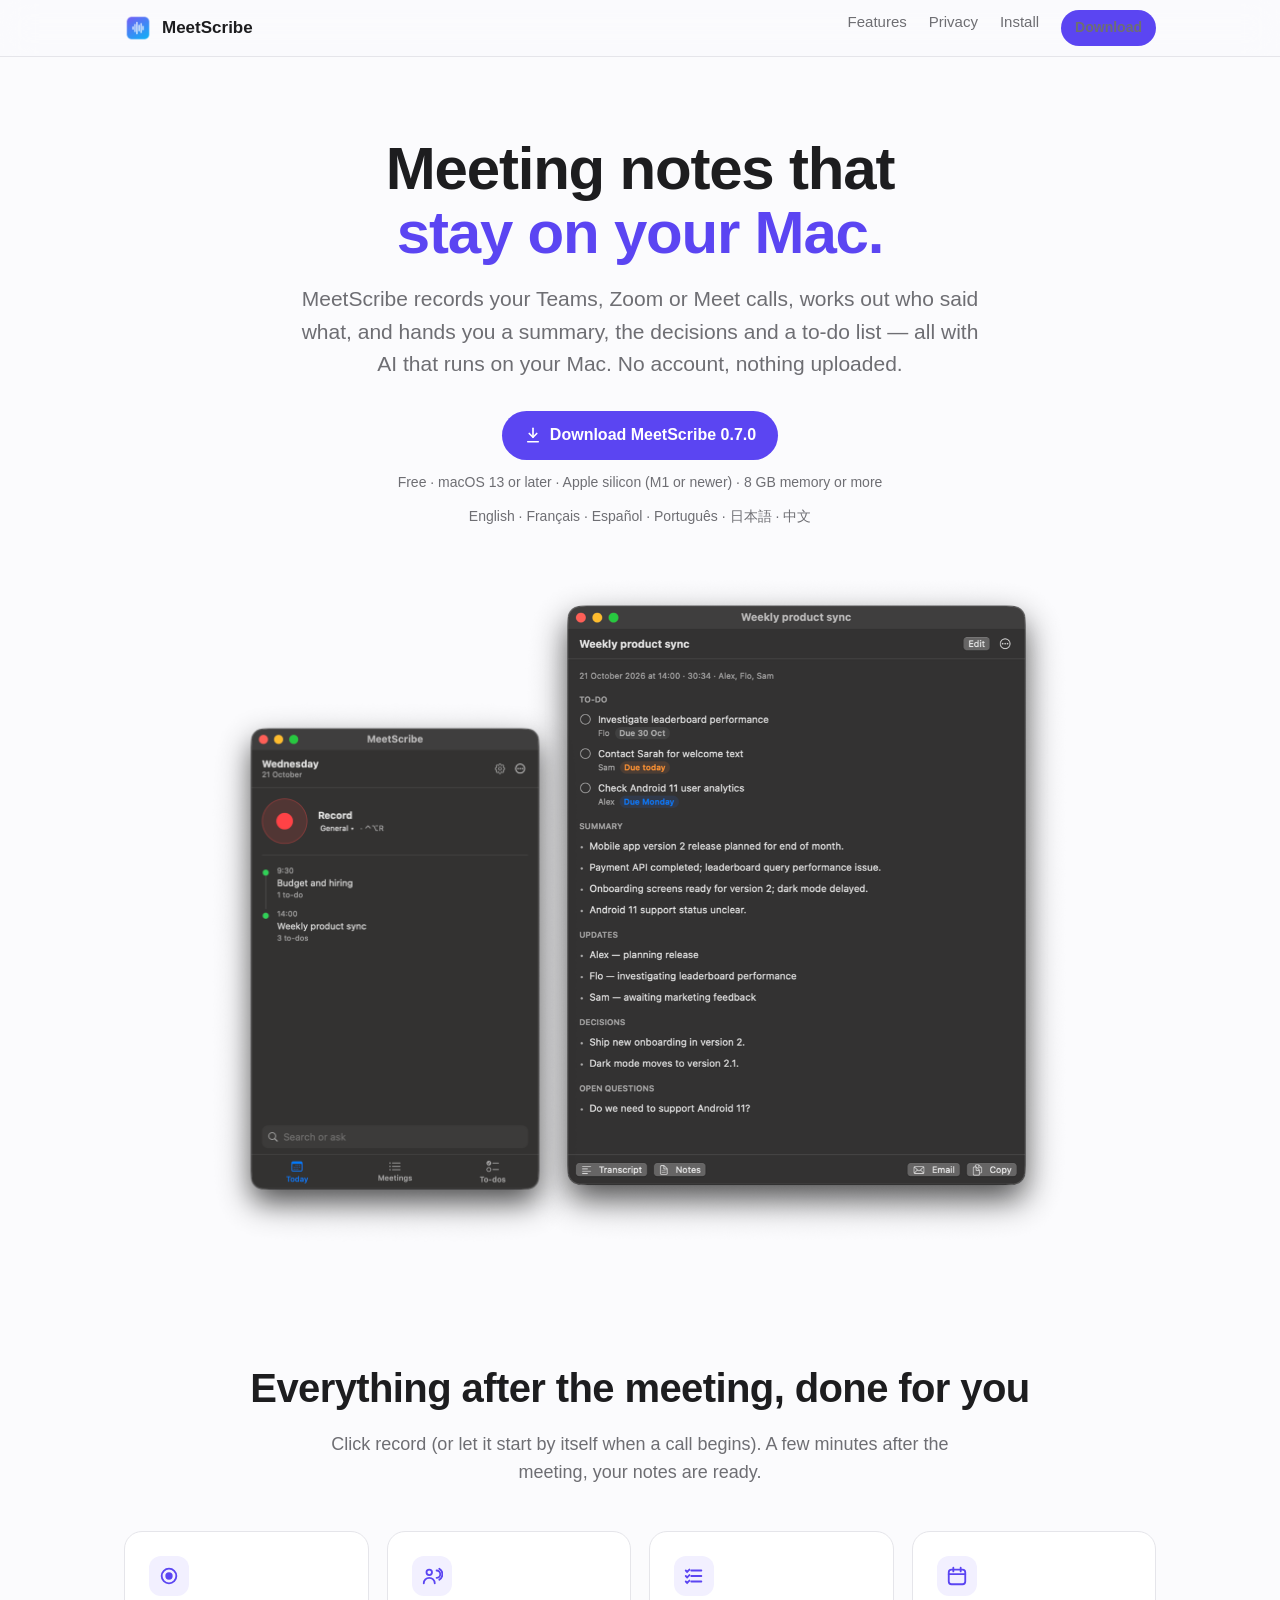
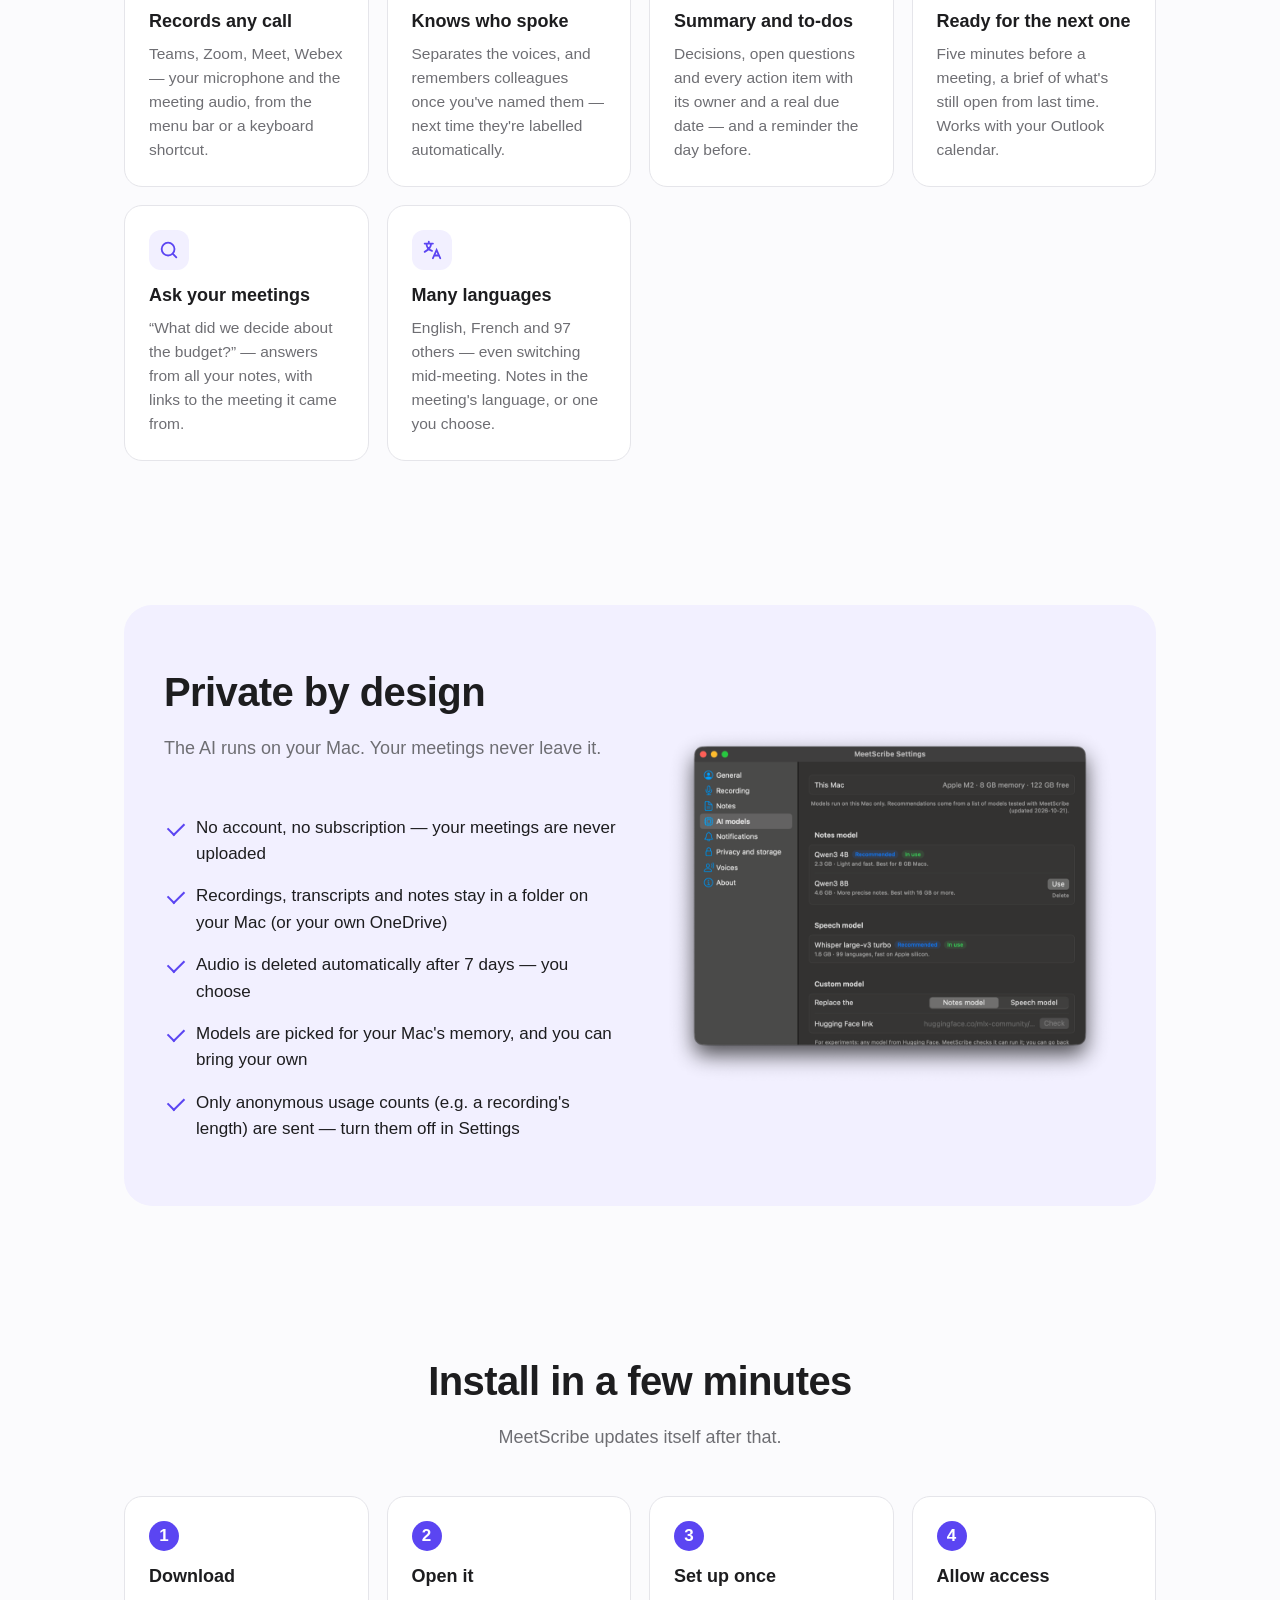
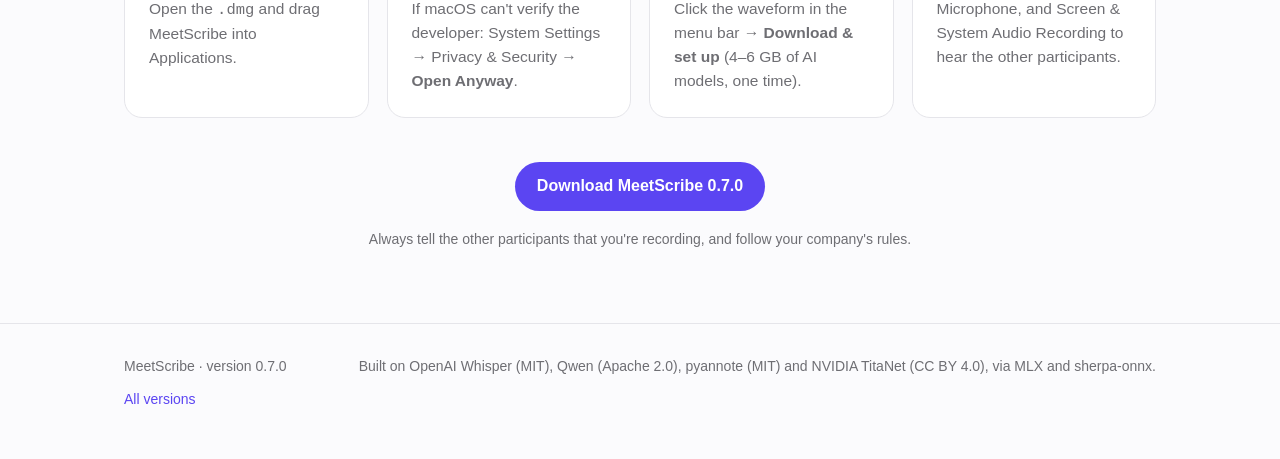
<file: index.html>
<!doctype html>
<html lang="en">
<head>
<meta charset="utf-8">
<meta name="viewport" content="width=device-width, initial-scale=1">
<title>MeetScribe — meeting notes that stay on your Mac</title>
<meta name="description" content="MeetScribe records your Teams, Zoom or Meet calls, transcribes them, recognises who spoke, and writes a summary with decisions and to-dos — all on your Mac.">
<link rel="icon" href="img/icon.png">
<meta property="og:title" content="MeetScribe — meeting notes that stay on your Mac">
<meta property="og:description" content="Local AI meeting notes for macOS: transcript, speakers, summary and to-dos. Free, private, no account.">
<meta property="og:image" content="img/meeting.png">
<style>
  :root {
    --bg: #fbfbfd; --surface: #ffffff; --text: #1d1d1f; --muted: #6e6e73; --line: #e5e5ea;
    --accent: #5b45f2; --accent-text: #ffffff; --red: #e5484d; --tint: #f2f0ff;
  }
  @media (prefers-color-scheme: dark) {
    :root { --bg: #0f0f12; --surface: #18181c; --text: #f5f5f7; --muted: #a1a1a6; --line: #2a2a30;
            --accent: #8b7bff; --accent-text: #0f0f12; --tint: #1d1a33; }
  }
  * { box-sizing: border-box; }
  html { scroll-behavior: smooth; }
  body { margin: 0; background: var(--bg); color: var(--text);
         font: 17px/1.55 -apple-system, BlinkMacSystemFont, "SF Pro Text", "Helvetica Neue", Arial, sans-serif;
         -webkit-font-smoothing: antialiased; }
  a { color: var(--accent); text-decoration: none; }
  .wrap { max-width: 1080px; margin: 0 auto; padding: 0 24px; }
  nav { position: sticky; top: 0; z-index: 10; backdrop-filter: saturate(180%) blur(16px);
        background: color-mix(in srgb, var(--bg) 80%, transparent); border-bottom: 1px solid var(--line); }
  nav .wrap { display: flex; align-items: center; gap: 24px; height: 56px; }
  .brand { display: flex; align-items: center; gap: 10px; font-weight: 600; color: var(--text); }
  .brand img { width: 28px; height: 28px; }
  nav .links { margin-left: auto; display: flex; gap: 22px; font-size: 15px; }
  nav .links a { color: var(--muted); }
  nav .links a:hover { color: var(--text); }
  .btn { display: inline-flex; align-items: center; gap: 8px; padding: 12px 22px; border-radius: 999px;
         background: var(--accent); color: var(--accent-text); font-weight: 600; font-size: 16px; }
  .btn:hover { filter: brightness(1.08); }
  .btn.small { padding: 7px 14px; font-size: 14px; }
  header.hero { padding: 80px 0 40px; text-align: center; }
  .hero h1 { font-size: clamp(36px, 6vw, 60px); line-height: 1.07; letter-spacing: -0.02em; margin: 0 0 18px; }
  .hero h1 span { color: var(--accent); }
  .hero p.lead { font-size: clamp(18px, 2.2vw, 21px); color: var(--muted); max-width: 680px; margin: 0 auto 30px; }
  .meta { font-size: 14px; color: var(--muted); margin-top: 12px; }
  .shots { position: relative; display: flex; justify-content: center; align-items: flex-end; gap: 0;
           margin: 48px auto 0; max-width: 980px; }
  .shots img { display: block; height: auto; }
  .shots .a { width: 38%; margin-right: -6%; z-index: 2; }
  .shots .b { width: 56%; }
  section { padding: 72px 0; }
  section h2 { font-size: clamp(28px, 4vw, 40px); letter-spacing: -0.015em; margin: 0 0 12px; text-align: center; }
  section .sub { color: var(--muted); text-align: center; max-width: 640px; margin: 0 auto 44px; font-size: 18px; }
  .grid { display: grid; grid-template-columns: repeat(auto-fit, minmax(240px, 1fr)); gap: 18px; }
  .card { background: var(--surface); border: 1px solid var(--line); border-radius: 18px; padding: 24px; }
  .card h3 { margin: 12px 0 6px; font-size: 18px; }
  .card p { margin: 0; color: var(--muted); font-size: 15.5px; }
  .ico { width: 40px; height: 40px; border-radius: 12px; background: var(--tint); color: var(--accent);
         display: flex; align-items: center; justify-content: center; }
  .ico svg { width: 22px; height: 22px; }
  .split { display: grid; grid-template-columns: 1fr 1fr; gap: 48px; align-items: center; }
  .split h2, .split .sub { text-align: left; margin-left: 0; }
  .split img { width: 100%; height: auto; }
  ul.checks { list-style: none; padding: 0; margin: 0; }
  ul.checks li { padding: 8px 0 8px 32px; position: relative; color: var(--text); }
  ul.checks li::before { content: ""; position: absolute; left: 4px; top: 15px; width: 14px; height: 8px;
                         border-left: 2.5px solid var(--accent); border-bottom: 2.5px solid var(--accent); transform: rotate(-45deg); }
  .private { background: var(--tint); border-radius: 28px; padding: 56px 40px; }
  .steps { counter-reset: s; display: grid; grid-template-columns: repeat(auto-fit, minmax(220px, 1fr)); gap: 18px; }
  .steps .card { counter-increment: s; }
  .steps .card::before { content: counter(s); display: inline-flex; width: 30px; height: 30px; border-radius: 50%;
                         background: var(--accent); color: var(--accent-text); font-weight: 700; align-items: center; justify-content: center; }
  .cta { text-align: center; }
  .note { font-size: 14px; color: var(--muted); max-width: 640px; margin: 18px auto 0; }
  footer { border-top: 1px solid var(--line); padding: 32px 0 48px; color: var(--muted); font-size: 14px; }
  footer .wrap { display: flex; flex-wrap: wrap; gap: 12px 32px; justify-content: space-between; }
  @media (max-width: 760px) {
    nav .links a:not(.btn) { display: none; }
    .split { grid-template-columns: 1fr; }
    .shots .a { width: 48%; } .shots .b { width: 64%; }
    .private { padding: 40px 22px; }
  }
</style>
</head>
<body>

<nav>
  <div class="wrap">
    <a class="brand" href="#"><img src="img/icon.png" alt="">MeetScribe</a>
    <div class="links">
      <a href="#features">Features</a>
      <a href="#privacy">Privacy</a>
      <a href="#install">Install</a>
      <a class="btn small dl" href="https://github.com/Gbally/MeetScribe-releases/releases/latest">Download</a>
    </div>
  </div>
</nav>

<header class="hero">
  <div class="wrap">
    <h1>Meeting notes that<br><span>stay on your Mac.</span></h1>
    <p class="lead">MeetScribe records your Teams, Zoom or Meet calls, works out who said what, and hands you a
      summary, the decisions and a to-do list — all with AI that runs on your Mac. No account, nothing uploaded.</p>
    <a class="btn dl" href="https://github.com/Gbally/MeetScribe-releases/releases/latest">
      <svg width="18" height="18" viewBox="0 0 24 24" fill="none" stroke="currentColor" stroke-width="2.2" stroke-linecap="round" stroke-linejoin="round"><path d="M12 3v12"/><path d="m7 10 5 5 5-5"/><path d="M5 21h14"/></svg>
      <span id="dl-label">Download for Mac</span>
    </a>
    <div class="meta">Free · macOS 13 or later · Apple silicon (M1 or newer) · 8 GB memory or more</div>
    <div class="meta">English · Français · Español · Português · 日本語 · 中文</div>
    <div class="shots">
      <img class="a" src="img/home.png" alt="MeetScribe menu bar window: a record button and today's meetings">
      <img class="b" src="img/meeting.png" alt="Meeting notes with to-dos, due dates, summary and decisions">
    </div>
  </div>
</header>

<section id="features">
  <div class="wrap">
    <h2>Everything after the meeting, done for you</h2>
    <p class="sub">Click record (or let it start by itself when a call begins). A few minutes after the meeting,
      your notes are ready.</p>
    <div class="grid">
      <div class="card"><div class="ico"><svg viewBox="0 0 24 24" fill="none" stroke="currentColor" stroke-width="2" stroke-linecap="round"><circle cx="12" cy="12" r="8"/><circle cx="12" cy="12" r="3" fill="currentColor"/></svg></div>
        <h3>Records any call</h3><p>Teams, Zoom, Meet, Webex — your microphone and the meeting audio, from the menu bar or a keyboard shortcut.</p></div>
      <div class="card"><div class="ico"><svg viewBox="0 0 24 24" fill="none" stroke="currentColor" stroke-width="2" stroke-linecap="round"><circle cx="9" cy="8" r="3"/><path d="M3 20a6 6 0 0 1 12 0"/><path d="M17 6a4 4 0 0 1 0 8M20 4a7 7 0 0 1 0 12"/></svg></div>
        <h3>Knows who spoke</h3><p>Separates the voices, and remembers colleagues once you've named them — next time they're labelled automatically.</p></div>
      <div class="card"><div class="ico"><svg viewBox="0 0 24 24" fill="none" stroke="currentColor" stroke-width="2" stroke-linecap="round"><path d="M9 6h11M9 12h11M9 18h11"/><path d="m3 6 1.5 1.5L7 5M3 12l1.5 1.5L7 11M3 18l1.5 1.5L7 17"/></svg></div>
        <h3>Summary and to-dos</h3><p>Decisions, open questions and every action item with its owner and a real due date — and a reminder the day before.</p></div>
      <div class="card"><div class="ico"><svg viewBox="0 0 24 24" fill="none" stroke="currentColor" stroke-width="2" stroke-linecap="round"><rect x="3" y="5" width="18" height="16" rx="3"/><path d="M3 10h18M8 3v4M16 3v4"/></svg></div>
        <h3>Ready for the next one</h3><p>Five minutes before a meeting, a brief of what's still open from last time. Works with your Outlook calendar.</p></div>
      <div class="card"><div class="ico"><svg viewBox="0 0 24 24" fill="none" stroke="currentColor" stroke-width="2" stroke-linecap="round"><circle cx="11" cy="11" r="7"/><path d="m20 20-3.5-3.5"/></svg></div>
        <h3>Ask your meetings</h3><p>“What did we decide about the budget?” — answers from all your notes, with links to the meeting it came from.</p></div>
      <div class="card"><div class="ico"><svg viewBox="0 0 24 24" fill="none" stroke="currentColor" stroke-width="2" stroke-linecap="round"><path d="M4 5h9M8.5 3v2M6 5c0 4 3 7 6 8M11 5c0 4-3 7-7 9"/><path d="m13 21 4-9 4 9M14.5 18h5"/></svg></div>
        <h3>Many languages</h3><p>English, French and 97 others — even switching mid-meeting. Notes in the meeting's language, or one you choose.</p></div>
    </div>
  </div>
</section>

<section id="privacy">
  <div class="wrap">
    <div class="private split">
      <div>
        <h2>Private by design</h2>
        <p class="sub">The AI runs on your Mac. Your meetings never leave it.</p>
        <ul class="checks">
          <li>No account, no subscription — your meetings are never uploaded</li>
          <li>Recordings, transcripts and notes stay in a folder on your Mac (or your own OneDrive)</li>
          <li>Audio is deleted automatically after 7 days — you choose</li>
          <li>Models are picked for your Mac's memory, and you can bring your own</li>
          <li>Only anonymous usage counts (e.g. a recording's length) are sent — turn them off in Settings</li>
        </ul>
      </div>
      <img src="img/models.png" alt="Settings: AI models recommended for this Mac">
    </div>
  </div>
</section>

<section id="install">
  <div class="wrap">
    <h2>Install in a few minutes</h2>
    <p class="sub">MeetScribe updates itself after that.</p>
    <div class="steps">
      <div class="card"><h3>Download</h3><p>Open the <code>.dmg</code> and drag MeetScribe into Applications.</p></div>
      <div class="card"><h3>Open it</h3><p>If macOS can't verify the developer: System Settings → Privacy &amp; Security → <b>Open Anyway</b>.</p></div>
      <div class="card"><h3>Set up once</h3><p>Click the waveform in the menu bar → <b>Download &amp; set up</b> (4–6 GB of AI models, one time).</p></div>
      <div class="card"><h3>Allow access</h3><p>Microphone, and Screen &amp; System Audio Recording to hear the other participants.</p></div>
    </div>
    <div class="cta" style="margin-top:44px">
      <a class="btn dl" href="https://github.com/Gbally/MeetScribe-releases/releases/latest"><span class="dl-text">Download for Mac</span></a>
      <p class="note">Always tell the other participants that you're recording, and follow your company's rules.</p>
    </div>
  </div>
</section>

<footer>
  <div class="wrap">
    <div>MeetScribe · <span id="version">free for Mac</span></div>
    <div>Built on OpenAI Whisper (MIT), Qwen (Apache 2.0), pyannote (MIT) and NVIDIA TitaNet (CC BY 4.0), via MLX and sherpa-onnx.</div>
    <div><a href="https://github.com/Gbally/MeetScribe-releases/releases">All versions</a></div>
  </div>
</footer>

<script>
  // The download buttons point straight at the newest installer (latest.json is next to this page).
  fetch("latest.json", { cache: "no-store" })
    .then(r => r.ok ? r.json() : Promise.reject())
    .then(info => {
      document.querySelectorAll("a.dl").forEach(a => { a.href = info.url; });
      const label = "Download MeetScribe " + info.version;
      document.getElementById("dl-label").textContent = label;
      document.querySelectorAll(".dl-text").forEach(s => { s.textContent = label; });
      document.getElementById("version").textContent = "version " + info.version;
    })
    .catch(() => {});
</script>
</body>
</html>
</file>
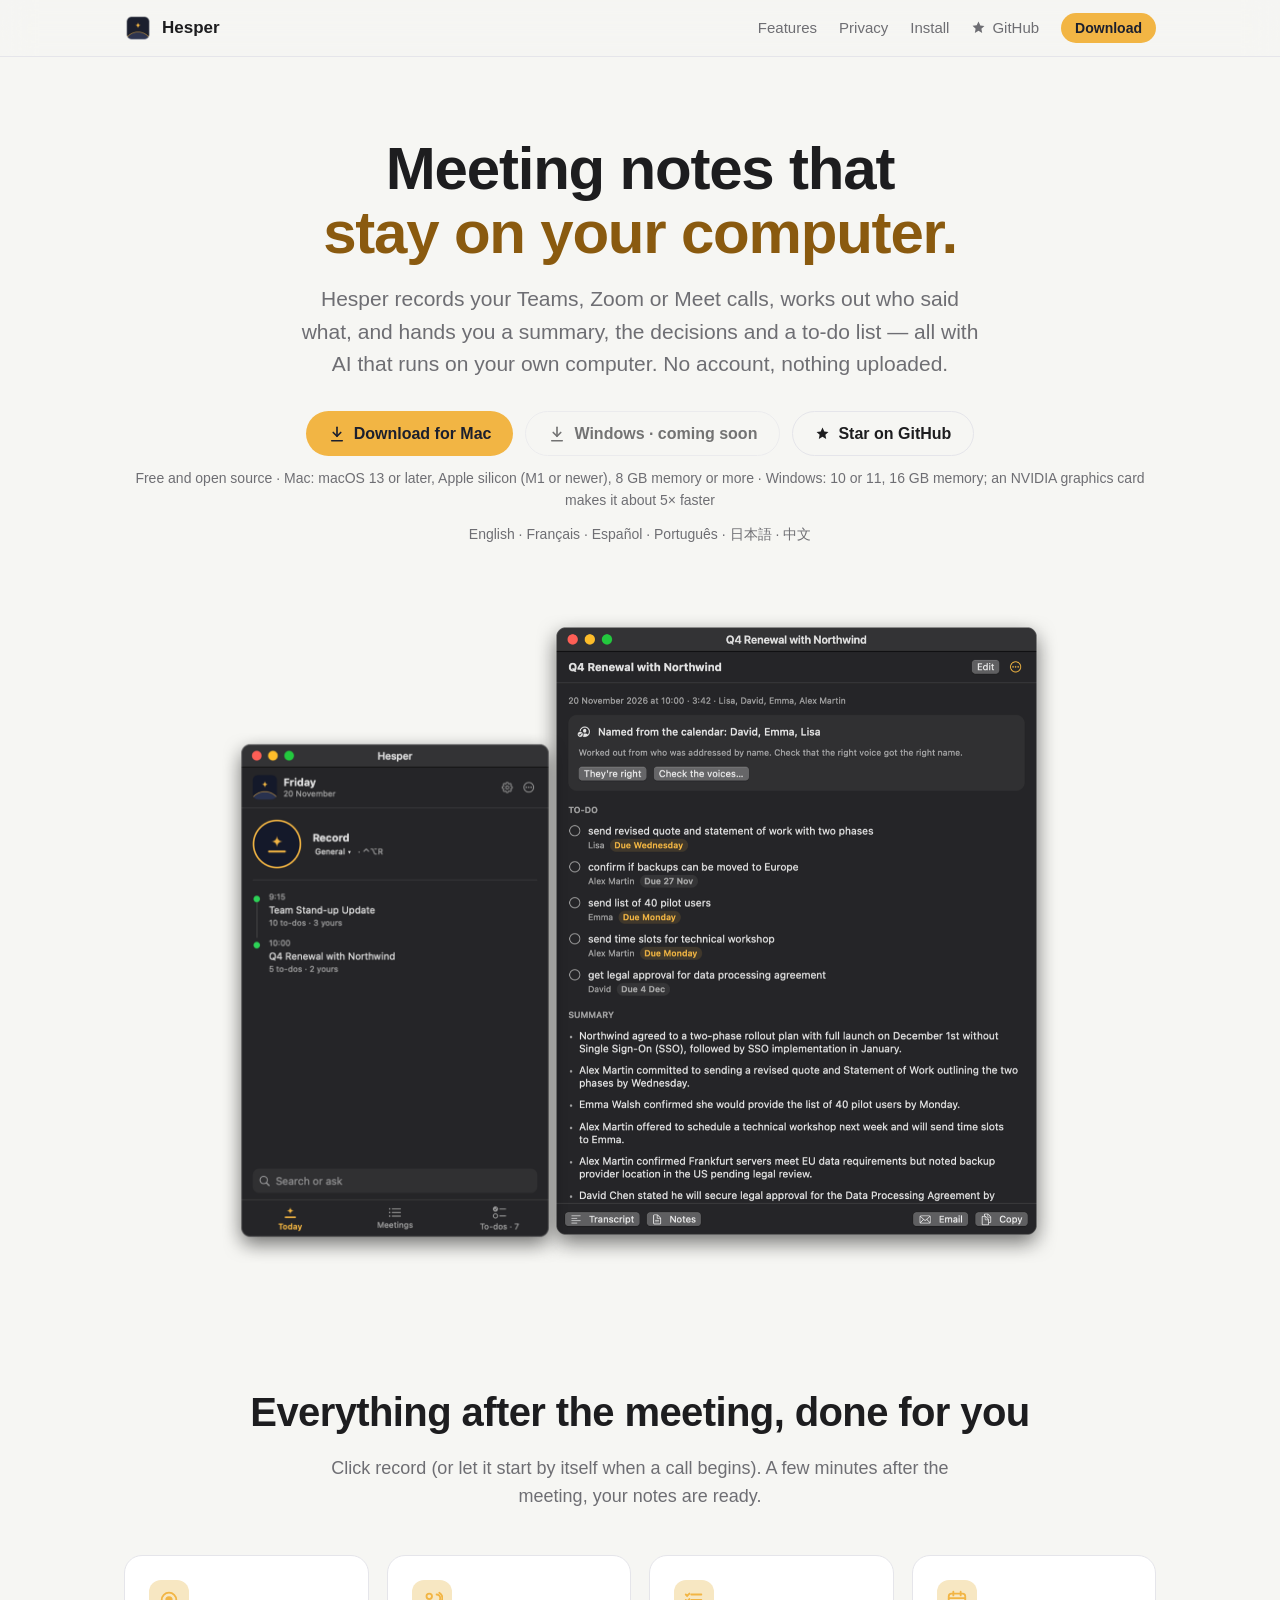
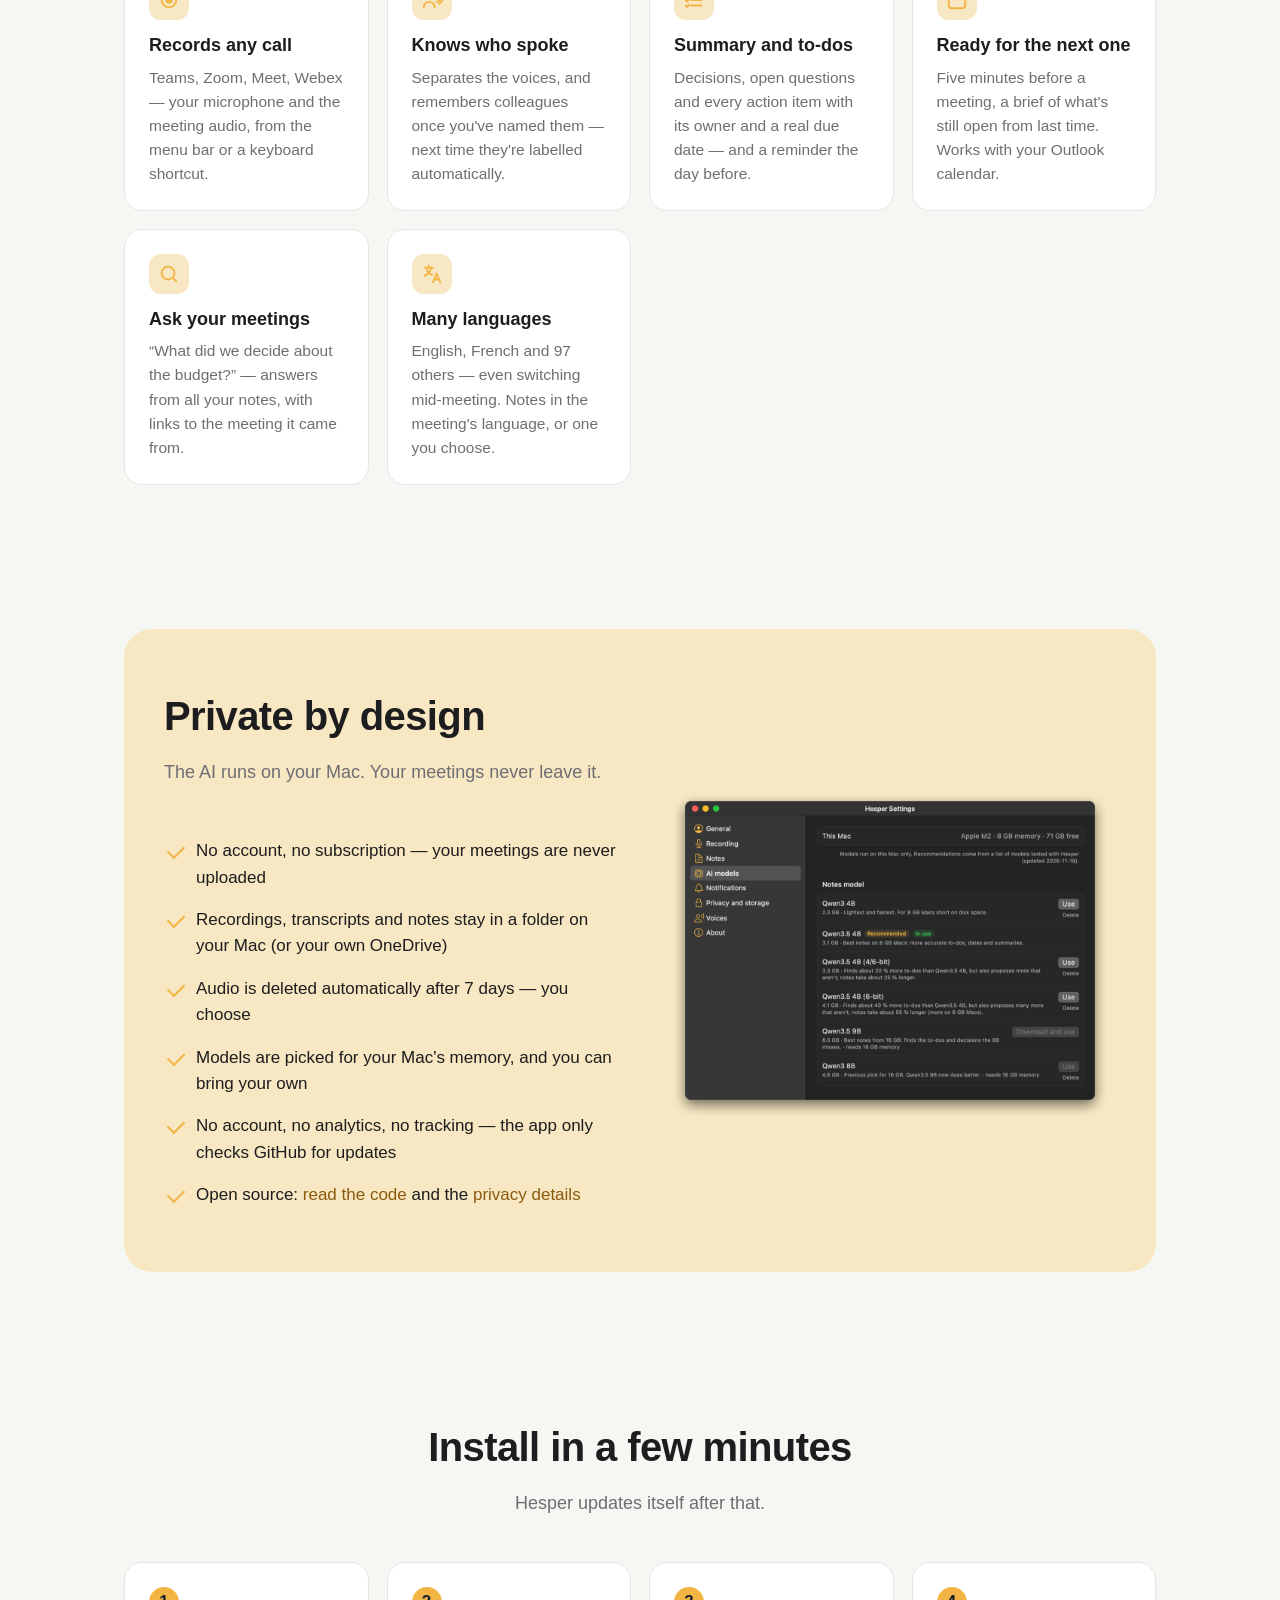
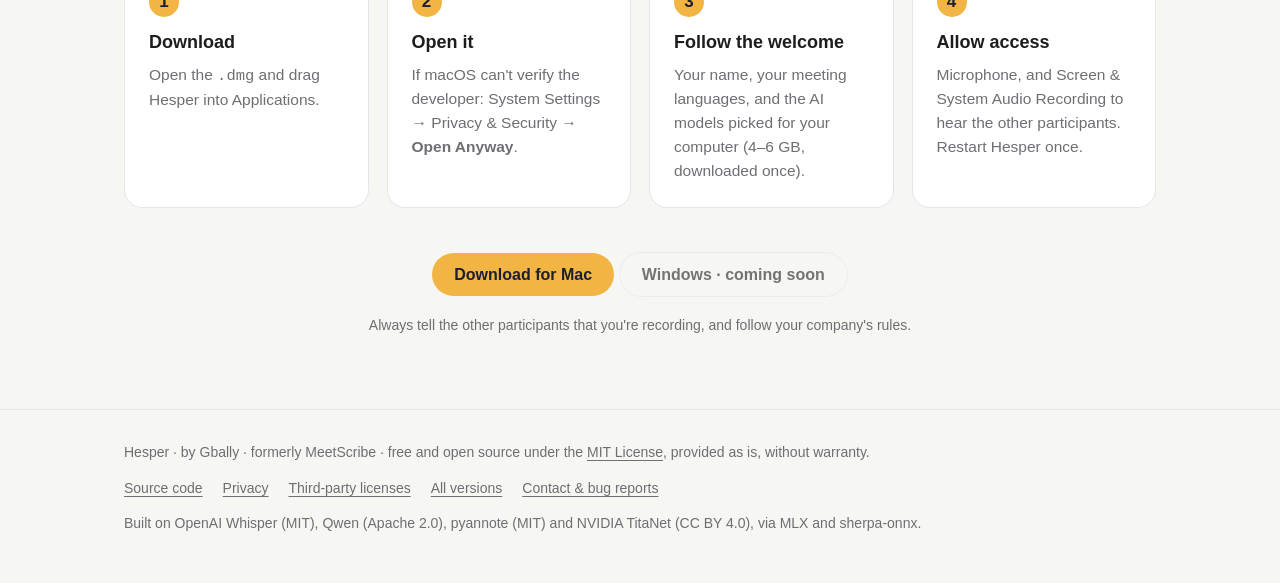
<file: docs/index.html>
<!doctype html>
<html lang="en">
<head>
<meta charset="utf-8">
<meta name="viewport" content="width=device-width, initial-scale=1">
<title>Hesper — private meeting notes, fully offline</title>
<meta name="description" content="Hesper records your Teams, Zoom or Meet calls, transcribes them, recognises who spoke, and writes a summary with decisions and to-dos — all on your Mac.">
<link rel="icon" href="img/icon.png">
<meta property="og:title" content="Hesper — private meeting notes, fully offline">
<meta property="og:description" content="Local AI meeting notes for macOS: transcript, speakers, summary and to-dos. Free, private, no account.">
<meta property="og:image" content="img/meeting.png">
<style>
  :root {
    --bg: #F6F6F3; --surface: #ffffff; --text: #1d1d1f; --muted: #6e6e73; --line: #e5e5ea;
    --accent: #F2B544; --accent-text: #1B1F2E; --link: #8A5A0F; --red: #D93A3A; --tint: #F7E7C2;
  }
  @media (prefers-color-scheme: dark) {
    :root { --bg: #1B1F2E; --surface: #232838; --text: #f2f2f4; --muted: #a9adbb; --line: #333a52;
            --accent: #F2B544; --accent-text: #1B1F2E; --link: #F4C978; --tint: #2E3550; }
  }
  * { box-sizing: border-box; }
  html { scroll-behavior: smooth; }
  body { margin: 0; background: var(--bg); color: var(--text);
         font: 17px/1.55 -apple-system, BlinkMacSystemFont, "SF Pro Text", "Helvetica Neue", Arial, sans-serif;
         -webkit-font-smoothing: antialiased; }
  a { color: var(--link); text-decoration: none; }
  .wrap { max-width: 1080px; margin: 0 auto; padding: 0 24px; }
  nav { position: sticky; top: 0; z-index: 10; backdrop-filter: saturate(180%) blur(16px);
        background: color-mix(in srgb, var(--bg) 80%, transparent); border-bottom: 1px solid var(--line); }
  nav .wrap { display: flex; align-items: center; gap: 24px; height: 56px; }
  .brand { display: flex; align-items: center; gap: 10px; font-weight: 600; color: var(--text); }
  .brand img { width: 28px; height: 28px; }
  nav .links { margin-left: auto; display: flex; align-items: center; gap: 22px; font-size: 15px; line-height: 1; }
  nav .links a { color: var(--muted); display: inline-flex; align-items: center; gap: 6px; }
  nav .links a.btn { color: var(--accent-text); }
  nav .links a:hover { color: var(--text); }
  .btn { display: inline-flex; align-items: center; gap: 8px; padding: 12px 22px; border-radius: 999px;
         background: var(--accent); color: var(--accent-text); font-weight: 600; font-size: 16px; line-height: 1.2; }
  .btn.ghost { background: transparent; color: var(--text); border: 1px solid var(--line); }
  .hero .actions { display: flex; gap: 12px; justify-content: center; flex-wrap: wrap; }
  .btn:hover { filter: brightness(1.08); }
  .btn.small { padding: 7px 14px; font-size: 14px; }
  .btn.win { background: transparent; color: var(--text); border: 1px solid var(--line); }
  .btn.win.primary, .btn.mac.secondary { order: -1; }
  .btn.mac.secondary { background: transparent; color: var(--text); border: 1px solid var(--line); }
  .btn.win.primary { background: var(--accent); color: var(--accent-text); border: 0; }
  .btn.soon { opacity: .6; pointer-events: none; }
  header.hero { padding: 80px 0 40px; text-align: center; }
  .hero h1 { font-size: clamp(36px, 6vw, 60px); line-height: 1.07; letter-spacing: -0.02em; margin: 0 0 18px; }
  .hero h1 span { color: var(--link); }
  .hero p.lead { font-size: clamp(18px, 2.2vw, 21px); color: var(--muted); max-width: 680px; margin: 0 auto 30px; }
  .meta { font-size: 14px; color: var(--muted); margin-top: 12px; }
  .shots { position: relative; display: flex; justify-content: center; align-items: flex-end; gap: 0;
           margin: 48px auto 0; max-width: 980px; }
  .shots img { display: block; height: auto; }
  .shots .a { width: 38%; margin-right: -6%; z-index: 2; }
  .shots .b { width: 56%; }
  section { padding: 72px 0; }
  section h2 { font-size: clamp(28px, 4vw, 40px); letter-spacing: -0.015em; margin: 0 0 12px; text-align: center; }
  section .sub { color: var(--muted); text-align: center; max-width: 640px; margin: 0 auto 44px; font-size: 18px; }
  .grid { display: grid; grid-template-columns: repeat(auto-fit, minmax(240px, 1fr)); gap: 18px; }
  .card { background: var(--surface); border: 1px solid var(--line); border-radius: 18px; padding: 24px; }
  .card h3 { margin: 12px 0 6px; font-size: 18px; }
  .card p { margin: 0; color: var(--muted); font-size: 15.5px; }
  .ico { width: 40px; height: 40px; border-radius: 12px; background: var(--tint); color: var(--accent);
         display: flex; align-items: center; justify-content: center; }
  .ico svg { width: 22px; height: 22px; }
  .split { display: grid; grid-template-columns: 1fr 1fr; gap: 48px; align-items: center; }
  .split h2, .split .sub { text-align: left; margin-left: 0; }
  .split img { width: 100%; height: auto; }
  ul.checks { list-style: none; padding: 0; margin: 0; }
  ul.checks li { padding: 8px 0 8px 32px; position: relative; color: var(--text); }
  ul.checks li::before { content: ""; position: absolute; left: 4px; top: 15px; width: 14px; height: 8px;
                         border-left: 2.5px solid var(--accent); border-bottom: 2.5px solid var(--accent); transform: rotate(-45deg); }
  .private { background: var(--tint); border-radius: 28px; padding: 56px 40px; }
  .steps { counter-reset: s; display: grid; grid-template-columns: repeat(auto-fit, minmax(220px, 1fr)); gap: 18px; }
  .steps .card { counter-increment: s; }
  .steps .card::before { content: counter(s); display: inline-flex; width: 30px; height: 30px; border-radius: 50%;
                         background: var(--accent); color: var(--accent-text); font-weight: 700; align-items: center; justify-content: center; }
  .cta { text-align: center; }
  .note { font-size: 14px; color: var(--muted); max-width: 640px; margin: 18px auto 0; }
  footer { border-top: 1px solid var(--line); padding: 32px 0 48px; color: var(--muted); font-size: 14px; }
  footer .wrap { display: grid; gap: 14px; }
  footer .row { display: flex; flex-wrap: wrap; gap: 8px 24px; justify-content: space-between; }
  footer .links { display: flex; flex-wrap: wrap; gap: 8px 20px; }
  footer a { color: var(--muted); text-decoration: underline; text-underline-offset: 3px; }
  footer a:hover { color: var(--text); }
  @media (max-width: 760px) {
    nav .links a:not(.btn) { display: none; }
    .split { grid-template-columns: 1fr; }
    .shots .a { width: 48%; } .shots .b { width: 64%; }
    .private { padding: 40px 22px; }
  }
</style>
</head>
<body>

<nav>
  <div class="wrap">
    <a class="brand" href="#"><img src="img/icon.png?v=071" alt="">Hesper</a>
    <div class="links">
      <a href="#features">Features</a>
      <a href="#privacy">Privacy</a>
      <a href="#install">Install</a>
      <a href="https://github.com/Gbally/Hesper"><svg width="15" height="15" viewBox="0 0 24 24" fill="currentColor"><path d="M12 2.5l2.9 6.1 6.6.8-4.9 4.6 1.3 6.6L12 17.3l-5.9 3.3 1.3-6.6-4.9-4.6 6.6-.8z"/></svg> GitHub</a>
      <a class="btn small dl mac" href="https://github.com/Gbally/Hesper/releases/latest">Download</a>
    </div>
  </div>
</nav>

<header class="hero">
  <div class="wrap">
    <h1>Meeting notes that<br><span>stay on your computer.</span></h1>
    <p class="lead">Hesper records your Teams, Zoom or Meet calls, works out who said what, and hands you a
      summary, the decisions and a to-do list — all with AI that runs on your own computer. No account, nothing uploaded.</p>
    <div class="actions">
    <a class="btn dl mac" href="https://github.com/Gbally/Hesper/releases/latest">
      <svg width="18" height="18" viewBox="0 0 24 24" fill="none" stroke="currentColor" stroke-width="2.2" stroke-linecap="round" stroke-linejoin="round"><path d="M12 3v12"/><path d="m7 10 5 5 5-5"/><path d="M5 21h14"/></svg>
      <span class="dl-text mac">Download for Mac</span>
    </a>
    <a class="btn dl win soon" href="https://github.com/Gbally/Hesper/releases" aria-disabled="true">
      <svg width="18" height="18" viewBox="0 0 24 24" fill="none" stroke="currentColor" stroke-width="2.2" stroke-linecap="round" stroke-linejoin="round"><path d="M12 3v12"/><path d="m7 10 5 5 5-5"/><path d="M5 21h14"/></svg>
      <span class="dl-text win">Windows · coming soon</span>
    </a>
    <a class="btn ghost" href="https://github.com/Gbally/Hesper"><svg width="15" height="15" viewBox="0 0 24 24" fill="currentColor"><path d="M12 2.5l2.9 6.1 6.6.8-4.9 4.6 1.3 6.6L12 17.3l-5.9 3.3 1.3-6.6-4.9-4.6 6.6-.8z"/></svg> Star on GitHub</a>
    </div>
    <div class="meta">Free and open source · Mac: macOS 13 or later, Apple silicon (M1 or newer), 8 GB memory or more · Windows: 10 or 11, 16 GB memory; an NVIDIA graphics card makes it about 5× faster</div>
    <div class="meta">English · Français · Español · Português · 日本語 · 中文</div>
    <div class="shots">
      <img class="a" src="img/home.png?v=071" alt="Hesper menu bar window: a record button and today's meetings">
      <img class="b" src="img/meeting.png?v=071" alt="Meeting notes with to-dos, due dates, summary and decisions">
    </div>
  </div>
</header>

<section id="features">
  <div class="wrap">
    <h2>Everything after the meeting, done for you</h2>
    <p class="sub">Click record (or let it start by itself when a call begins). A few minutes after the meeting,
      your notes are ready.</p>
    <div class="grid">
      <div class="card"><div class="ico"><svg viewBox="0 0 24 24" fill="none" stroke="currentColor" stroke-width="2" stroke-linecap="round"><circle cx="12" cy="12" r="8"/><circle cx="12" cy="12" r="3" fill="currentColor"/></svg></div>
        <h3>Records any call</h3><p>Teams, Zoom, Meet, Webex — your microphone and the meeting audio, from the menu bar or a keyboard shortcut.</p></div>
      <div class="card"><div class="ico"><svg viewBox="0 0 24 24" fill="none" stroke="currentColor" stroke-width="2" stroke-linecap="round"><circle cx="9" cy="8" r="3"/><path d="M3 20a6 6 0 0 1 12 0"/><path d="M17 6a4 4 0 0 1 0 8M20 4a7 7 0 0 1 0 12"/></svg></div>
        <h3>Knows who spoke</h3><p>Separates the voices, and remembers colleagues once you've named them — next time they're labelled automatically.</p></div>
      <div class="card"><div class="ico"><svg viewBox="0 0 24 24" fill="none" stroke="currentColor" stroke-width="2" stroke-linecap="round"><path d="M9 6h11M9 12h11M9 18h11"/><path d="m3 6 1.5 1.5L7 5M3 12l1.5 1.5L7 11M3 18l1.5 1.5L7 17"/></svg></div>
        <h3>Summary and to-dos</h3><p>Decisions, open questions and every action item with its owner and a real due date — and a reminder the day before.</p></div>
      <div class="card"><div class="ico"><svg viewBox="0 0 24 24" fill="none" stroke="currentColor" stroke-width="2" stroke-linecap="round"><rect x="3" y="5" width="18" height="16" rx="3"/><path d="M3 10h18M8 3v4M16 3v4"/></svg></div>
        <h3>Ready for the next one</h3><p>Five minutes before a meeting, a brief of what's still open from last time. Works with your Outlook calendar.</p></div>
      <div class="card"><div class="ico"><svg viewBox="0 0 24 24" fill="none" stroke="currentColor" stroke-width="2" stroke-linecap="round"><circle cx="11" cy="11" r="7"/><path d="m20 20-3.5-3.5"/></svg></div>
        <h3>Ask your meetings</h3><p>“What did we decide about the budget?” — answers from all your notes, with links to the meeting it came from.</p></div>
      <div class="card"><div class="ico"><svg viewBox="0 0 24 24" fill="none" stroke="currentColor" stroke-width="2" stroke-linecap="round"><path d="M4 5h9M8.5 3v2M6 5c0 4 3 7 6 8M11 5c0 4-3 7-7 9"/><path d="m13 21 4-9 4 9M14.5 18h5"/></svg></div>
        <h3>Many languages</h3><p>English, French and 97 others — even switching mid-meeting. Notes in the meeting's language, or one you choose.</p></div>
    </div>
  </div>
</section>

<section id="privacy">
  <div class="wrap">
    <div class="private split">
      <div>
        <h2>Private by design</h2>
        <p class="sub">The AI runs on your Mac. Your meetings never leave it.</p>
        <ul class="checks">
          <li>No account, no subscription — your meetings are never uploaded</li>
          <li>Recordings, transcripts and notes stay in a folder on your Mac (or your own OneDrive)</li>
          <li>Audio is deleted automatically after 7 days — you choose</li>
          <li>Models are picked for your Mac's memory, and you can bring your own</li>
          <li>No account, no analytics, no tracking — the app only checks GitHub for updates</li>
          <li>Open source: <a href="https://github.com/Gbally/Hesper">read the code</a> and the <a href="https://github.com/Gbally/Hesper/blob/main/PRIVACY.md">privacy details</a></li>
        </ul>
      </div>
      <img src="img/models.png?v=071" alt="Settings: AI models recommended for this Mac">
    </div>
  </div>
</section>

<section id="install">
  <div class="wrap">
    <h2>Install in a few minutes</h2>
    <p class="sub">Hesper updates itself after that.</p>
    <div class="steps">
      <div class="card"><h3>Download</h3><p>Open the <code>.dmg</code> and drag Hesper into Applications.</p></div>
      <div class="card"><h3>Open it</h3><p>If macOS can't verify the developer: System Settings → Privacy &amp; Security → <b>Open Anyway</b>.</p></div>
      <div class="card"><h3>Follow the welcome</h3><p>Your name, your meeting languages, and the AI models picked for your computer (4–6 GB, downloaded once).</p></div>
      <div class="card"><h3>Allow access</h3><p>Microphone, and Screen &amp; System Audio Recording to hear the other participants. Restart Hesper once.</p></div>
    </div>
    <div class="cta" style="margin-top:44px">
      <a class="btn dl mac" href="https://github.com/Gbally/Hesper/releases/latest"><span class="dl-text mac">Download for Mac</span></a>
      <a class="btn dl win soon" href="https://github.com/Gbally/Hesper/releases" aria-disabled="true"><span class="dl-text win">Windows · coming soon</span></a>
      <p class="note">Always tell the other participants that you're recording, and follow your company's rules.</p>
    </div>
  </div>
</section>

<footer>
  <div class="wrap">
    <div class="row">
      <div>Hesper <span id="version"></span> · by Gbally · formerly MeetScribe · free and open source under the <a href="https://github.com/Gbally/Hesper/blob/main/LICENSE">MIT License</a>, provided as is, without warranty.</div>
    </div>
    <div class="row">
      <div class="links">
        <a href="https://github.com/Gbally/Hesper">Source code</a>
        <a href="https://github.com/Gbally/Hesper/blob/main/PRIVACY.md">Privacy</a>
        <a href="https://github.com/Gbally/Hesper/blob/main/THIRD_PARTY_NOTICES.md">Third-party licenses</a>
        <a href="https://github.com/Gbally/Hesper/releases">All versions</a>
        <a href="https://github.com/Gbally/Hesper/issues">Contact &amp; bug reports</a>
      </div>
    </div>
    <div>Built on OpenAI Whisper (MIT), Qwen (Apache 2.0), pyannote (MIT) and NVIDIA TitaNet (CC BY 4.0), via MLX and sherpa-onnx.</div>
  </div>
</footer>

<script>
  // The download buttons point straight at the newest installers: latest.json (Mac) and
  // latest-windows.json (Windows) in the repo root. No Windows installer yet: "coming soon".
  const raw = "https://raw.githubusercontent.com/Gbally/Hesper/main/";
  const onWindows = /Windows/i.test(navigator.userAgent);
  const get = f => fetch(raw + f, { cache: "no-store" }).then(r => r.ok ? r.json() : Promise.reject());
  get("latest.json").then(info => {
    document.querySelectorAll("a.dl.mac").forEach(a => { a.href = info.url; });
    document.querySelectorAll(".dl-text.mac").forEach(s => { s.textContent = "Download for Mac · " + info.version; });
    document.getElementById("version").textContent = info.version;
  }).catch(() => {});
  get("latest-windows.json").then(info => {
    document.querySelectorAll("a.dl.win").forEach(a => { a.href = info.url; a.classList.remove("soon"); a.removeAttribute("aria-disabled"); });
    document.querySelectorAll(".dl-text.win").forEach(s => { s.textContent = "Download for Windows · " + info.version; });
    if (onWindows) {  // the visitor's own system first
      document.querySelectorAll("a.dl.win:not(.small)").forEach(a => a.classList.add("primary"));
      document.querySelectorAll("a.dl.mac:not(.small)").forEach(a => a.classList.add("secondary"));
      document.querySelectorAll("nav a.dl").forEach(a => { a.href = info.url; });
    }
  }).catch(() => {});
</script>
</body>
</html>
</file>
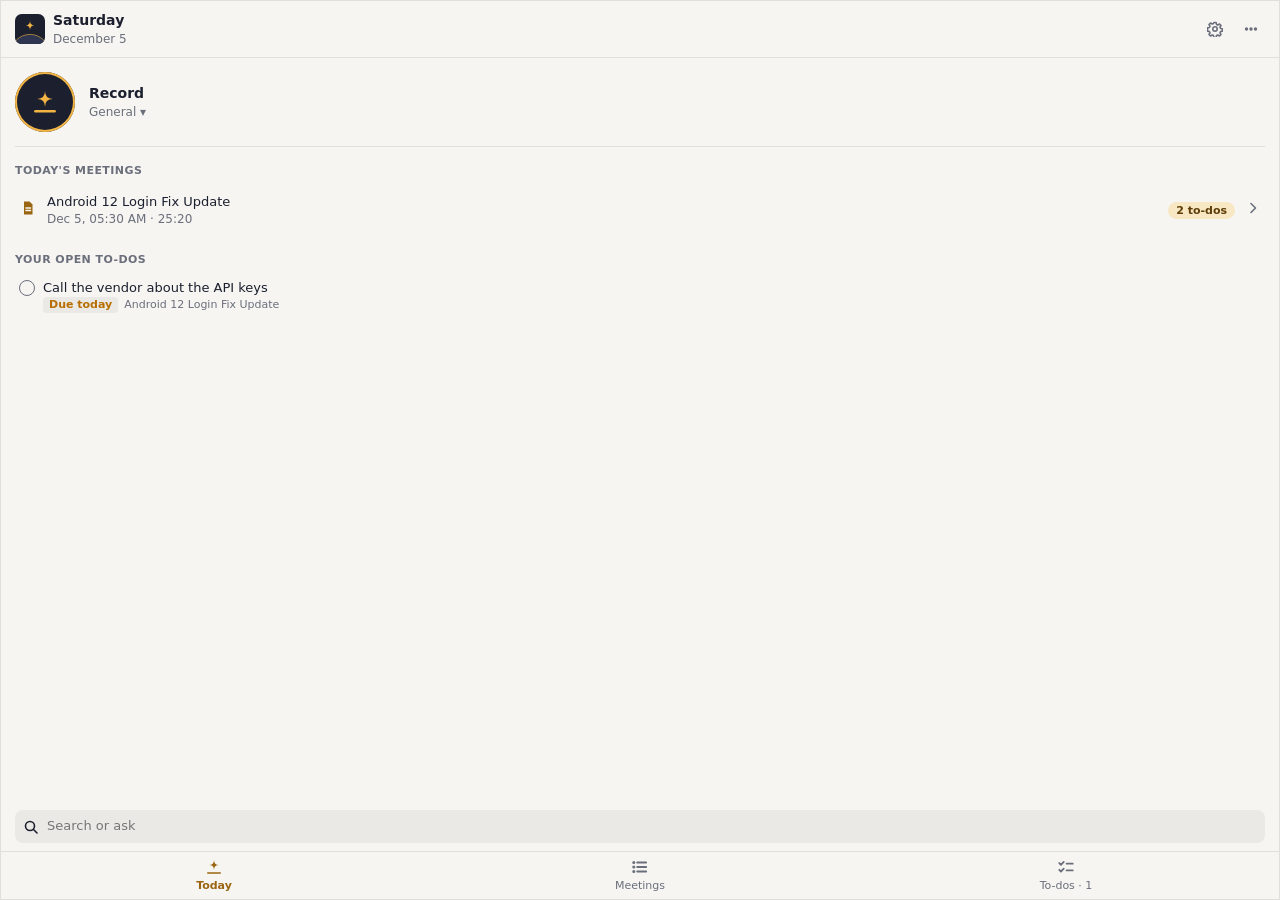
<file: win/Hesper/Ui/index.html>
<!doctype html>
<html lang="en">
<head>
  <meta charset="utf-8">
  <meta http-equiv="Content-Security-Policy" content="default-src 'self'; style-src 'self' 'unsafe-inline'; img-src 'self' data:">
  <title>Hesper</title>
  <link rel="stylesheet" href="app.css">
</head>
<body>
  <div id="app"></div>
  <script src="app.js"></script>
</body>
</html>
</file>
<file: win/Hesper/Ui/app.css>
/* Hesper's pages, after the Mac app (mac/App/Brand.swift, PopoverViews.swift): "dusk, not midnight",
   native-feeling surfaces with an evening-star accent; light or dark as Windows is. */
:root {
  --dusk-ink: #1B1F2E; --horizon: #2E3550; --star: #F2B544; --recording: #D93A3A;
  --bg: #F6F5F2; --surface: #FFFFFF; --card: rgba(0,0,0,.035); --text: #1B1F2E; --secondary: #6B6F7B;
  --line: rgba(0,0,0,.09); --hover: rgba(0,0,0,.05); --field: rgba(0,0,0,.05);
  --accent: #9A6510; --link: #8A5A0F; --badge-bg: #F7E7C2; --badge-text: #5E3D08;
  --danger: #C2362F; --warn: #B86E00; --ok: #2E8B57;
  color-scheme: light;
}
@media (prefers-color-scheme: dark) {
  :root {
    --bg: #1E2130; --surface: #252938; --card: rgba(255,255,255,.05); --text: #ECEDF1; --secondary: #9AA0AE;
    --line: rgba(255,255,255,.09); --hover: rgba(255,255,255,.06); --field: rgba(255,255,255,.07);
    --accent: #F2B544; --link: #F4C978; --badge-bg: #4A3B1C; --badge-text: #F7D58F;
    --danger: #FF6B5E; --warn: #F0A030; --ok: #5BC98A;
    color-scheme: dark;
  }
}
* { box-sizing: border-box; }
html, body, #app { margin: 0; height: 100%; }
body {
  font: 13px/1.4 "Segoe UI Variable Text", "Segoe UI", system-ui, sans-serif; color: var(--text); background: var(--bg);
  -webkit-user-select: none; user-select: none; overflow: hidden;
}
.selectable, .selectable * { -webkit-user-select: text; user-select: text; }
button { font: inherit; color: inherit; background: none; border: 0; padding: 0; cursor: pointer; }
button:disabled { opacity: .45; cursor: default; }
input, select, textarea { font: inherit; color: var(--text); }
a { color: var(--link); text-decoration: none; cursor: pointer; }
a:hover { text-decoration: underline; }
:focus-visible { outline: 2px solid var(--star); outline-offset: 2px; border-radius: 6px; }
.icon { width: 16px; height: 16px; flex: none; fill: none; stroke: currentColor; stroke-width: 1.6; stroke-linecap: round; stroke-linejoin: round; }
.secondary { color: var(--secondary); }
.caption { font-size: 12px; color: var(--secondary); }
.caption2 { font-size: 11px; color: var(--secondary); }
.headline { font-size: 14px; font-weight: 600; }
.title2 { font-size: 20px; font-weight: 600; letter-spacing: -.01em; }
.mono { font-variant-numeric: tabular-nums; font-family: "Cascadia Mono", Consolas, monospace; }
.row { display: flex; align-items: center; gap: 8px; }
.grow { flex: 1; min-width: 0; }
.ellipsis { overflow: hidden; text-overflow: ellipsis; white-space: nowrap; }
hr { border: 0; border-top: 1px solid var(--line); margin: 0; }
.spinner { width: 14px; height: 14px; border: 2px solid var(--line); border-top-color: var(--accent); border-radius: 50%; animation: spin .8s linear infinite; flex: none; }
@keyframes spin { to { transform: rotate(360deg); } }

/* Buttons */
.btn { display: inline-flex; align-items: center; justify-content: center; gap: 6px; padding: 6px 12px; border-radius: 6px;
       background: var(--field); border: 1px solid var(--line); }
.btn:hover:not(:disabled) { background: var(--hover); }
.btn.primary { background: var(--star); color: var(--dusk-ink); border-color: transparent; font-weight: 600; }
.btn.primary:hover:not(:disabled) { filter: brightness(1.06); }
.btn.large { padding: 9px 14px; font-size: 14px; width: 100%; }
.btn.small { padding: 3px 9px; font-size: 12px; }
.btn.danger { color: var(--danger); }
.plain { color: var(--link); font-size: 12px; }
.plain:hover { text-decoration: underline; }
.icon-btn { width: 28px; height: 28px; display: inline-flex; align-items: center; justify-content: center; border-radius: 6px; color: var(--secondary); }
.icon-btn:hover { background: var(--hover); color: var(--text); }

/* Cards, section titles, badges */
.card { background: var(--card); border: 1px solid var(--line); border-radius: 10px; padding: 12px; display: flex; flex-direction: column; gap: 10px; }
.section-title { font-size: 11px; font-weight: 600; letter-spacing: .04em; color: var(--secondary); text-transform: uppercase; margin: 2px 0 6px; }
.badge { font-size: 11px; font-weight: 600; color: var(--badge-text); background: var(--badge-bg); padding: 1px 8px; border-radius: 999px; white-space: nowrap; }
.notice { font-size: 12px; color: var(--warn); display: flex; gap: 6px; align-items: flex-start; }
.error-text { font-size: 12px; color: var(--danger); }

/* Progress (the job card, setup) */
.progress { height: 4px; border-radius: 2px; background: var(--line); overflow: hidden; }
.progress > div { height: 100%; background: var(--accent); border-radius: 2px; transition: width .3s; }
.progress.indeterminate > div { width: 30%; animation: slide 1.2s ease-in-out infinite; }
@keyframes slide { from { margin-left: -30%; } to { margin-left: 100%; } }

/* Fields */
.field { background: var(--field); border: 1px solid var(--line); border-radius: 6px; padding: 6px 8px; outline: none; width: 100%; }
.field:focus { border-color: var(--star); }
select.field { padding: 5px 6px; }
/* The open list is drawn by the system: give its options the page's colours, or dark mode shows light text on light */
select.field option { background: var(--surface); color: var(--text); }
.check { display: flex; align-items: center; gap: 8px; cursor: pointer; }
.check input { accent-color: var(--star); width: 15px; height: 15px; margin: 0; }
.toggle { position: relative; width: 34px; height: 20px; flex: none; }
.toggle input { opacity: 0; width: 0; height: 0; position: absolute; }
.toggle span { position: absolute; inset: 0; background: var(--line); border-radius: 10px; transition: .15s; cursor: pointer; }
.toggle span::before { content: ""; position: absolute; width: 16px; height: 16px; left: 2px; top: 2px; background: #fff; border-radius: 50%; transition: .15s; box-shadow: 0 1px 2px rgba(0,0,0,.3); }
.toggle input:checked + span { background: var(--star); }
.toggle input:checked + span::before { transform: translateX(14px); }
.toggle input:disabled + span { opacity: .4; cursor: default; }

/* Menus (⋯) */
.menu { position: fixed; z-index: 50; min-width: 200px; background: var(--surface); border: 1px solid var(--line); border-radius: 8px;
        box-shadow: 0 8px 24px rgba(0,0,0,.25); padding: 4px; }
.menu button { display: block; width: 100%; text-align: left; padding: 6px 10px; border-radius: 5px; }
.menu button:hover:not(:disabled) { background: var(--hover); }
.menu button.danger { color: var(--danger); }
.menu hr { margin: 4px 0; }

/* ---------- The popover (home) ---------- */
.popover { display: flex; flex-direction: column; height: 100%; background: var(--bg); border: 1px solid var(--line); }
.pop-header { display: flex; align-items: center; gap: 8px; padding: 10px 14px; -webkit-app-region: drag; }
.pop-header button { -webkit-app-region: no-drag; }
.pop-scroll { flex: 1; overflow-y: auto; padding: 14px; display: flex; flex-direction: column; gap: 14px; }
.pop-scroll::-webkit-scrollbar, .scroll::-webkit-scrollbar { width: 8px; }
.pop-scroll::-webkit-scrollbar-thumb, .scroll::-webkit-scrollbar-thumb { background: var(--line); border-radius: 4px; }
.hero { display: flex; align-items: center; gap: 14px; }
.record-btn { width: 60px; height: 60px; border-radius: 50%; background: var(--dusk-ink); box-shadow: inset 0 0 0 2px var(--star);
              display: flex; align-items: center; justify-content: center; flex: none; transition: transform .1s; }
.record-btn:hover:not(:disabled) { transform: scale(1.04); }
.record-btn svg { width: 28px; height: 28px; }
.rec-dot { width: 10px; height: 10px; border-radius: 50%; background: var(--recording); animation: pulse 1.6s ease-in-out infinite; }
@keyframes pulse { 50% { opacity: .45; } }
.meter { display: flex; align-items: center; gap: 8px; }
.meter .label { font-size: 12px; width: 76px; }
.meter .bar { flex: 1; height: 6px; border-radius: 3px; background: var(--line); overflow: hidden; }
.meter .bar > div { height: 100%; background: var(--ok); border-radius: 3px; transition: width .12s; }
.list > * + * { border-top: 1px solid var(--line); }
.meeting-row { display: flex; align-items: center; gap: 10px; padding: 8px 4px; width: 100%; text-align: left; border-radius: 6px; }
.meeting-row:hover { background: var(--hover); }
.meeting-row .status { width: 18px; display: flex; justify-content: center; }
.todo-row { display: flex; gap: 8px; align-items: flex-start; padding: 6px 4px; width: 100%; text-align: left; }
.todo-row .box { width: 16px; height: 16px; border: 1.5px solid var(--secondary); border-radius: 50%; flex: none; margin-top: 1px; }
.todo-row:hover .box { border-color: var(--accent); }
.due { font-size: 11px; font-weight: 600; padding: 0 6px; border-radius: 4px; background: var(--field); color: var(--secondary); white-space: nowrap; }
.due.late { color: var(--danger); }
.due.soon { color: var(--warn); }
.due.week { color: var(--accent); }
/* "Is the meeting over?" while recording, with "Keep recording" (Windows' notifications have no buttons) */
.ask-over { display: flex; align-items: center; gap: 8px; padding: 8px 10px; border-radius: 8px; background: var(--badge-bg); color: var(--badge-text); font-size: 12px; }
.ask-over b { flex: 1; font-weight: 600; }
.record-btn .spinner { width: 22px; height: 22px; border-top-color: var(--star); }
.pop-footer { padding-top: 8px; }
.search { display: flex; align-items: center; gap: 6px; margin: 0 14px 8px; padding: 6px 8px; border-radius: 8px; background: var(--field); }
.search input { flex: 1; border: 0; background: none; outline: none; }
.tabs { display: flex; padding: 6px 0; border-top: 1px solid var(--line); }
.tab { flex: 1; display: flex; flex-direction: column; align-items: center; gap: 2px; color: var(--secondary); font-size: 11px; }
.tab svg { width: 18px; height: 18px; }
.tab.selected { color: var(--accent); font-weight: 600; }
.empty { font-size: 13px; color: var(--secondary); padding: 4px 0; }
.answer { white-space: pre-wrap; }

/* ---------- Windows (meeting, settings, welcome) ---------- */
.window { display: flex; flex-direction: column; height: 100%; }
.scroll { overflow-y: auto; }
.meeting-head { padding: 18px 24px 12px; display: flex; flex-direction: column; gap: 4px; border-bottom: 1px solid var(--line); }
.segmented { display: inline-flex; background: var(--field); border-radius: 7px; padding: 2px; }
.segmented button { padding: 3px 12px; border-radius: 5px; font-size: 12px; }
.segmented button.on { background: var(--surface); box-shadow: 0 1px 2px rgba(0,0,0,.15); font-weight: 600; }
.meeting-body { padding: 18px 24px 28px; display: flex; flex-direction: column; gap: 18px; max-width: 820px; }
.bullets { margin: 0; padding: 0; list-style: none; display: flex; flex-direction: column; gap: 5px; }
.bullets li { display: flex; gap: 8px; }
.bullets li::before { content: "•"; color: var(--secondary); }
.todo { display: flex; gap: 10px; align-items: flex-start; padding: 6px 0; }
.todo input { accent-color: var(--star); width: 16px; height: 16px; margin: 2px 0 0; flex: none; }
.todo.done .task { text-decoration: line-through; color: var(--secondary); }
.line { display: flex; gap: 10px; padding: 3px 0; }
.line .t { width: 56px; flex: none; }
.line .who { font-weight: 600; margin-right: 6px; }
.settings { display: flex; height: 100%; }
.sidebar { width: 200px; flex: none; padding: 12px 8px; border-right: 1px solid var(--line); background: var(--card); display: flex; flex-direction: column; gap: 2px; }
.side-item { display: flex; align-items: center; gap: 9px; padding: 6px 10px; border-radius: 6px; width: 100%; text-align: left; }
.side-item:hover { background: var(--hover); }
.side-item.on { background: var(--star); color: var(--dusk-ink); font-weight: 600; }
.pane { flex: 1; padding: 22px 26px; display: flex; flex-direction: column; gap: 18px; }
.group { display: flex; flex-direction: column; gap: 0; background: var(--card); border: 1px solid var(--line); border-radius: 10px; }
.group > .item { display: flex; align-items: center; gap: 12px; padding: 10px 14px; min-height: 42px; }
.group > .item + .item { border-top: 1px solid var(--line); }
.group > .item > .label { flex: 1; min-width: 0; overflow-wrap: anywhere; }
.group > .item > .control { width: 280px; flex: none; display: flex; justify-content: flex-end; align-items: center; gap: 6px; }
.group > .item.radios { flex-direction: column; align-items: flex-start; gap: 8px; }
.group > .item > .langs { padding: 0; }
.tag { font-size: 10.5px; font-weight: 600; color: var(--c); padding: 0 6px; border-radius: 999px; background: color-mix(in srgb, var(--c) 14%, transparent); white-space: nowrap; }
.btn.hotkey { min-width: 120px; font-family: "Cascadia Mono", Consolas, monospace; }
input.field.time { width: 96px; display: inline-block; }
.pane .segmented button { padding: 4px 10px; }
.group-title { font-size: 13px; font-weight: 600; margin: 0 0 6px 2px; }
.langs { display: grid; grid-template-columns: repeat(3, 1fr); gap: 6px 12px; padding: 10px 14px; }
.about { align-items: center; text-align: center; justify-content: center; gap: 8px; }
.wordmark { font: 800 34px "Segoe UI Variable Display", "Segoe UI", sans-serif; letter-spacing: -.02em; }
.welcome { padding: 28px 32px 18px; gap: 18px; }
.steps { display: flex; gap: 6px; }
.steps div { flex: 1; height: 4px; border-radius: 2px; background: var(--line); }
.steps div.on { background: var(--accent); }
.welcome-foot { display: flex; align-items: center; gap: 8px; padding: 12px 32px 20px; }

/* In-page dialogs, ticked to-dos, the editor */
.overlay { position: fixed; inset: 0; background: rgba(0,0,0,.35); display: flex; align-items: center; justify-content: center; z-index: 60; padding: 16px; }
.dialog { background: var(--surface); border: 1px solid var(--line); border-radius: 12px; padding: 16px; width: min(360px, 100%); display: flex; flex-direction: column; gap: 10px; box-shadow: 0 12px 32px rgba(0,0,0,.3); }
.todo-row .box.ticked { background: var(--star); border-color: var(--star); color: var(--dusk-ink); font-size: 11px; display: flex; align-items: center; justify-content: center; }
textarea.field { resize: vertical; font: inherit; line-height: 1.45; }
.edit-todo { margin-bottom: 6px; }
button.badge { cursor: pointer; }
/* Today's timeline */
.timeline { display: flex; flex-direction: column; }
.tl-item { display: flex; gap: 8px; }
.tl-rail { width: 10px; display: flex; flex-direction: column; align-items: center; padding-top: 11px; }
.tl-dot { width: 8px; height: 8px; border-radius: 50%; flex: none; }
.tl-line { width: 1.5px; flex: 1; background: var(--line); margin-top: 2px; }
.tl-body { flex: 1; min-width: 0; text-align: left; padding: 6px 4px; border-radius: 6px; }
.tl-body[data-open]:hover, .tl-body[data-brief]:hover { background: var(--hover); }
.section-title.plain { color: var(--secondary); text-align: left; }
/* Voice samples (naming the speakers): ▶ / ■ in the accent colour, as the Mac's play.circle.fill */
.samples { display: flex; flex-direction: column; gap: 4px; }
.clip { display: flex; gap: 8px; align-items: flex-start; text-align: left; padding: 3px 4px; border-radius: 6px; width: 100%; }
.clip:hover { background: var(--hover); }
.clip .play { width: 20px; height: 20px; flex: none; border-radius: 50%; background: var(--accent); position: relative; }
.clip .play::after { content: ""; position: absolute; left: 7.5px; top: 5.5px; border-style: solid; border-width: 4.5px 0 4.5px 7px;
                     border-color: transparent transparent transparent var(--bg); }
.clip.playing .play::after { left: 6.5px; top: 6.5px; width: 7px; height: 7px; border: 0; background: var(--bg); border-radius: 1px; }
.card .caption .spinner, #preparing .spinner { width: 12px; height: 12px; }
[hidden] { display: none !important; }
</file>
